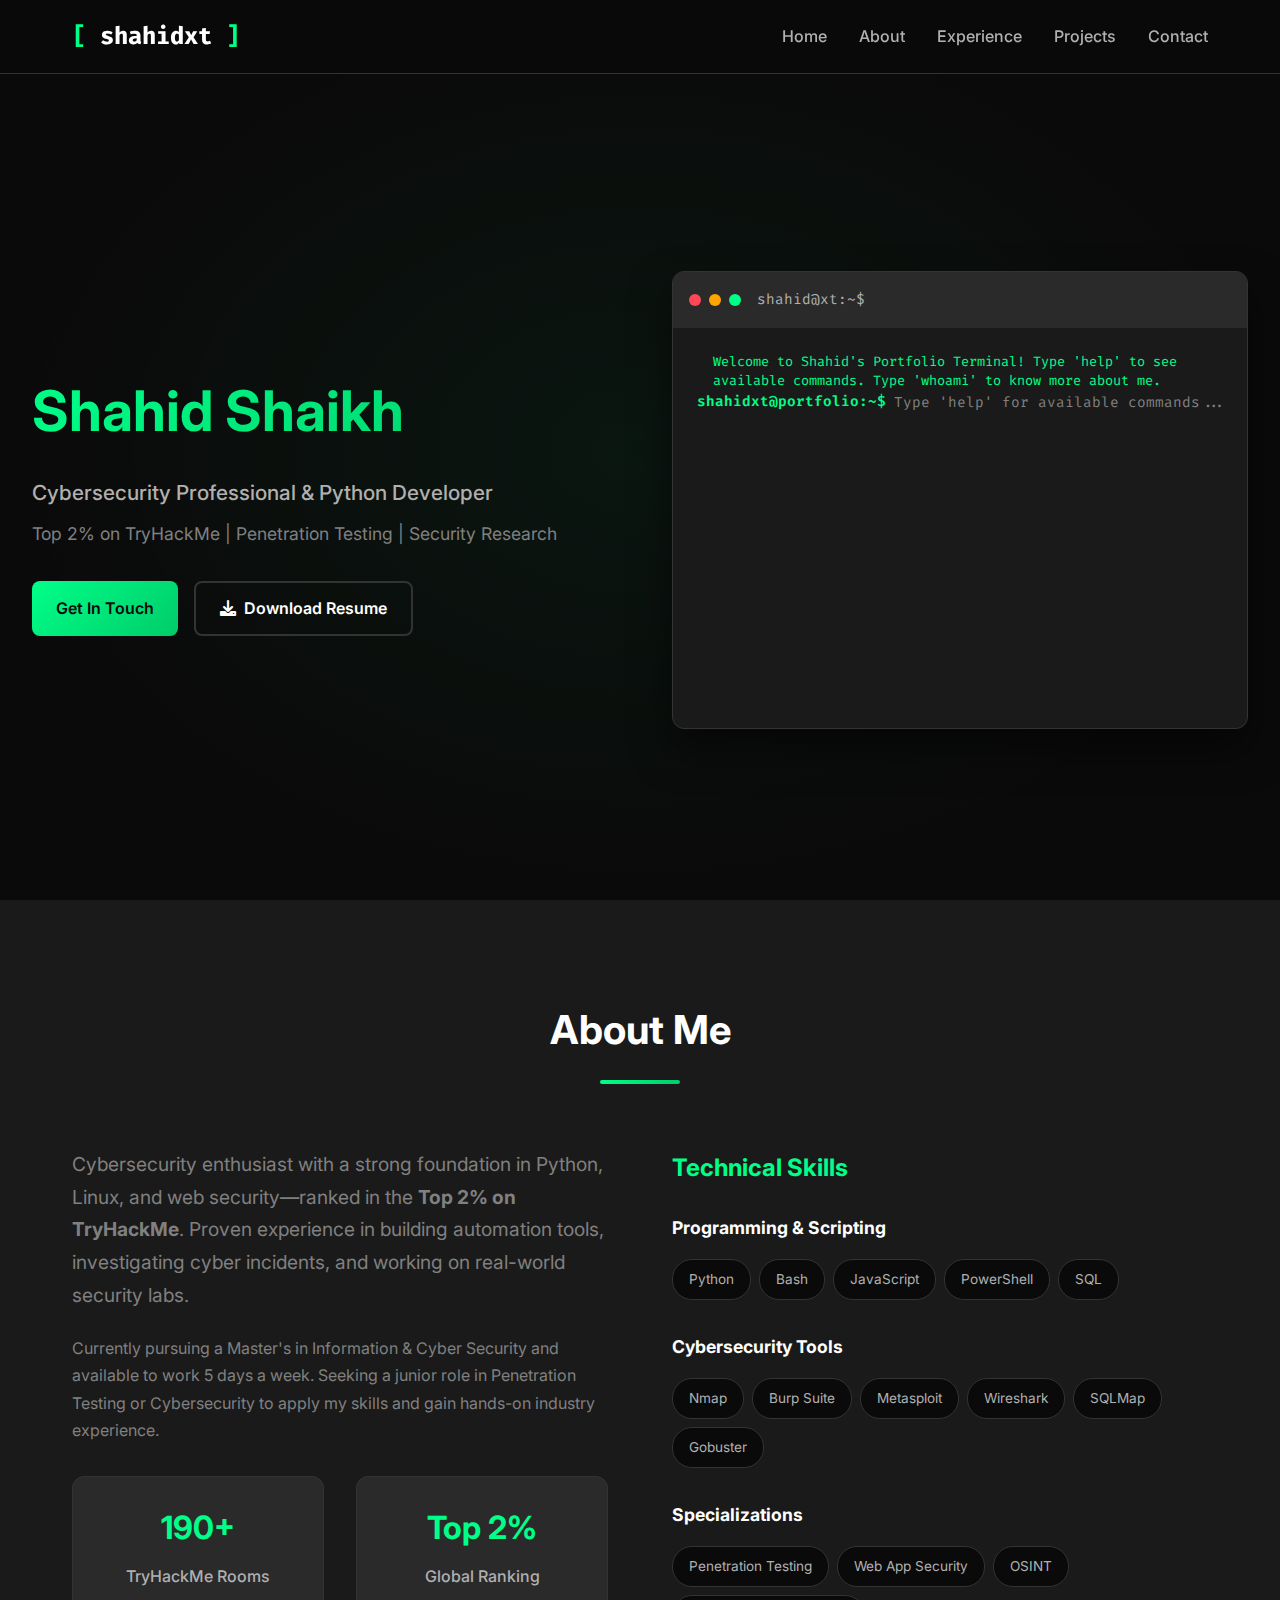
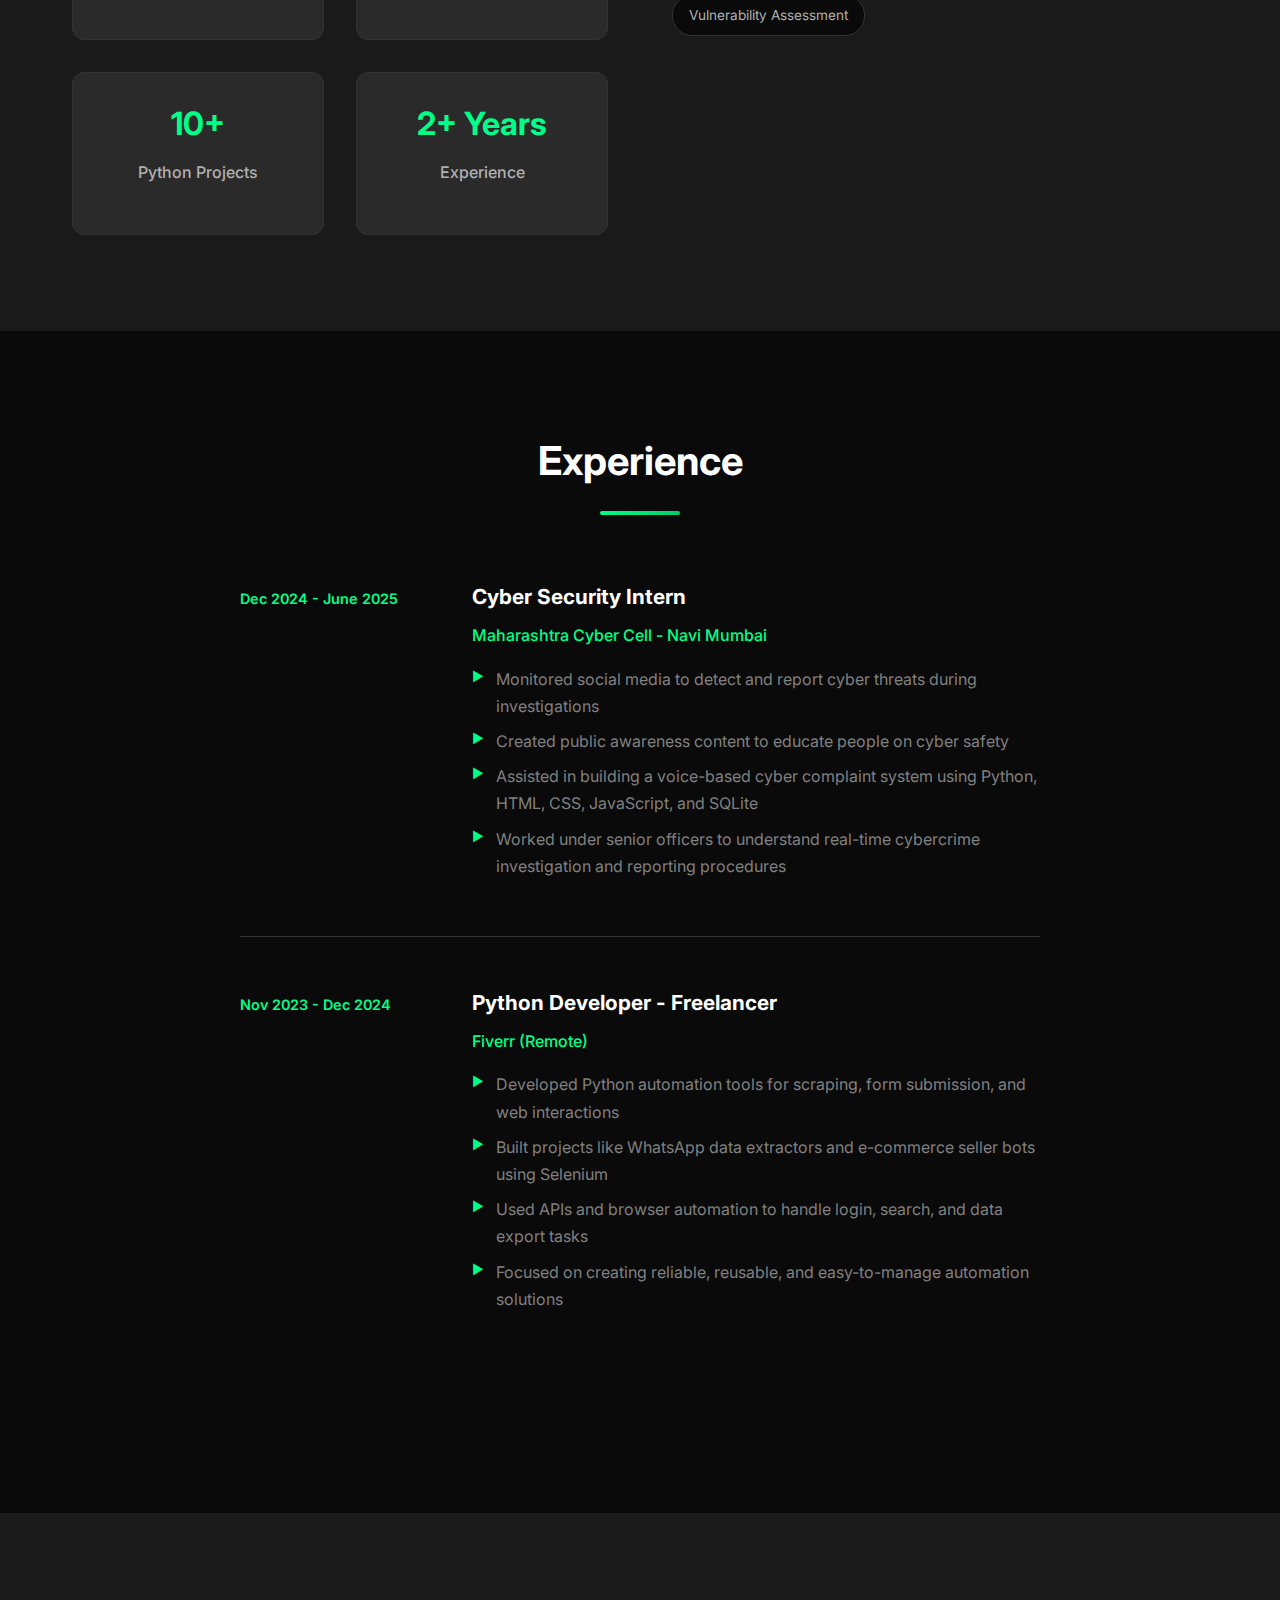
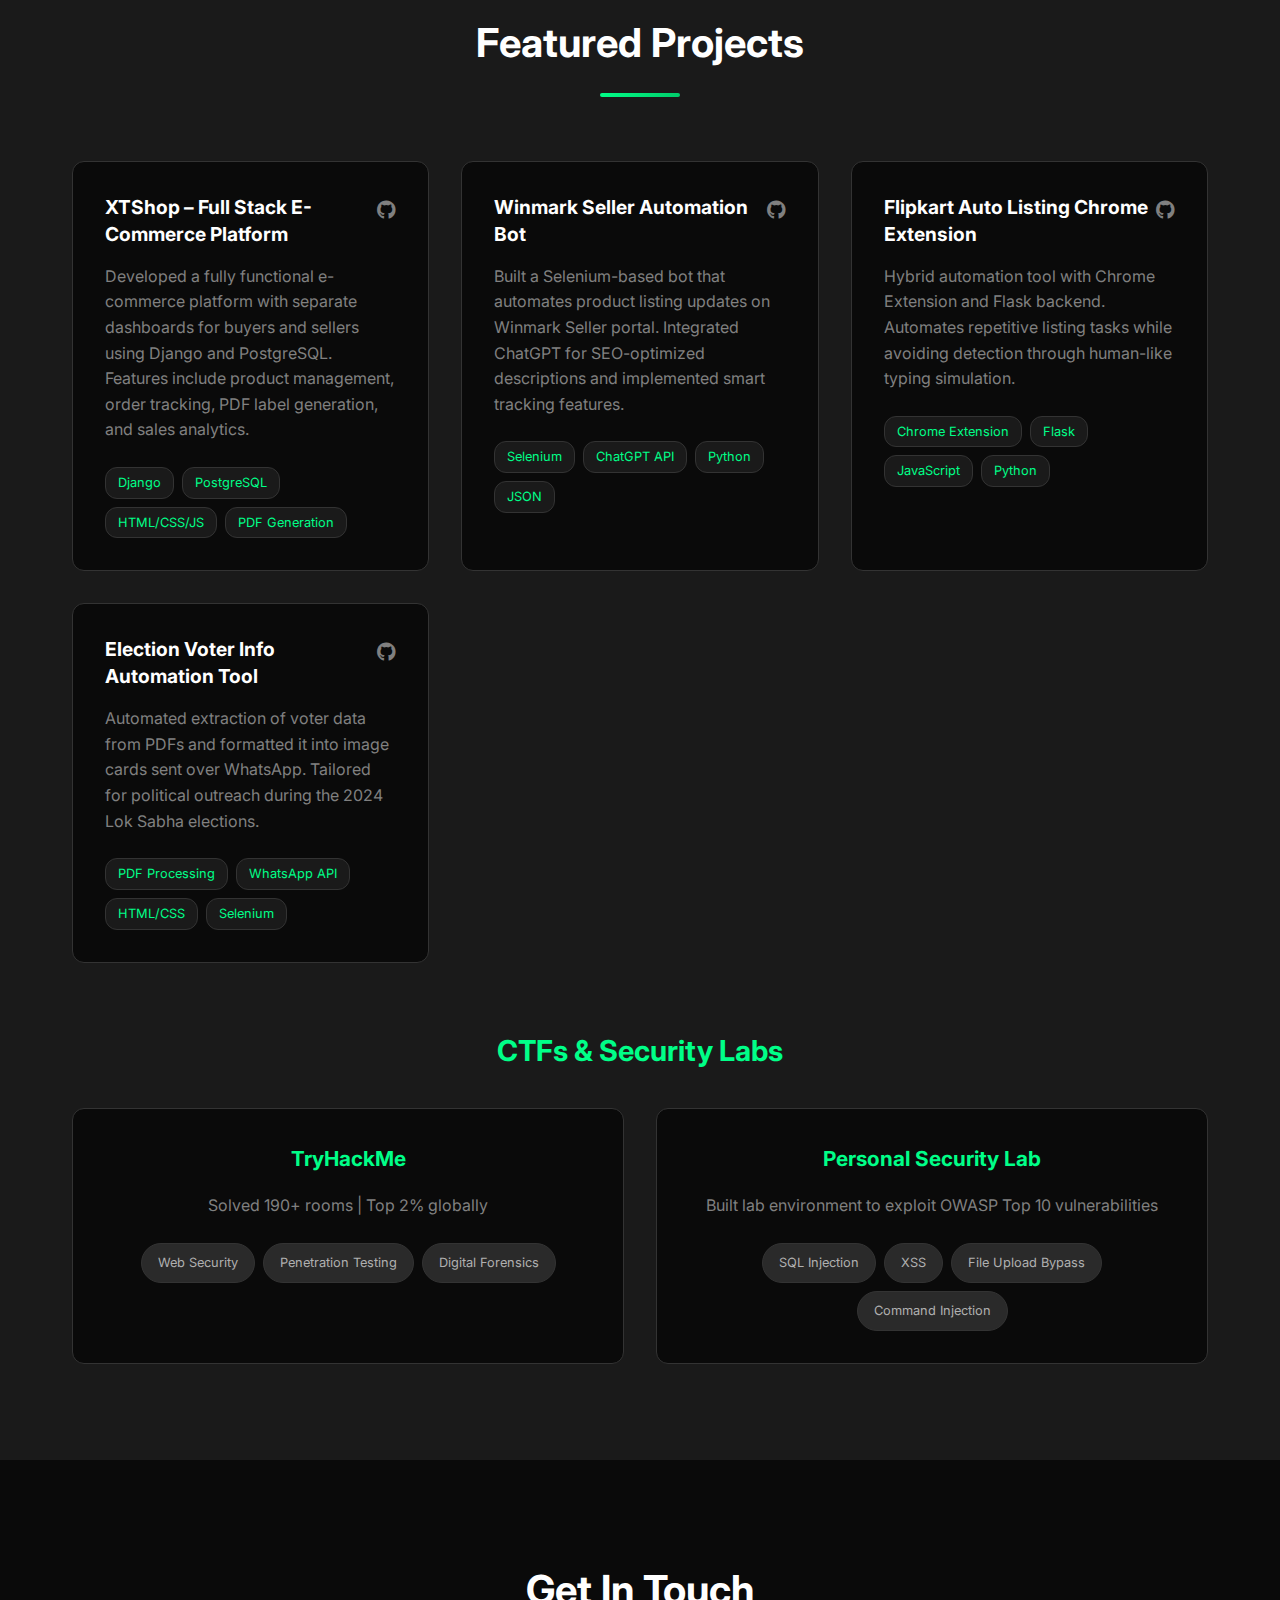
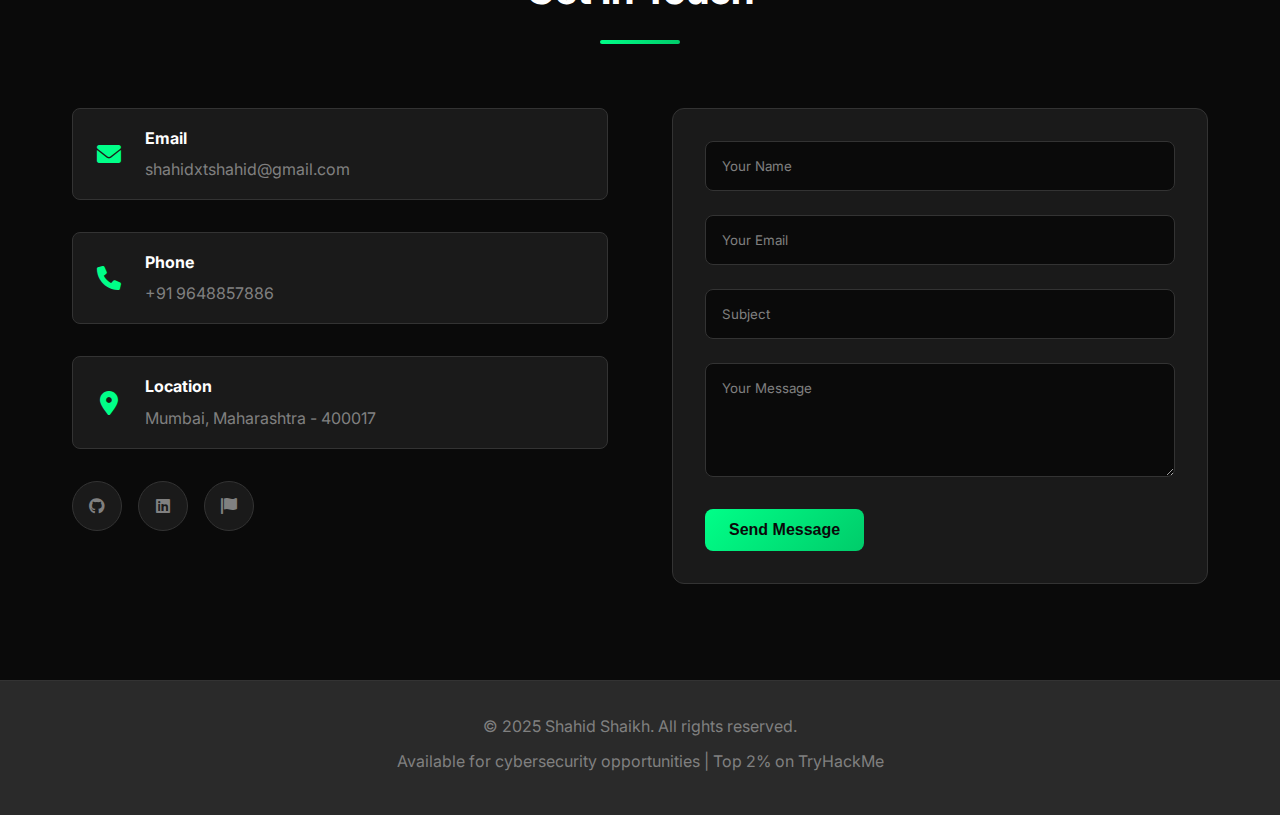
<file: index.html>
<!DOCTYPE html>
<html lang="en">

<head>
    <meta charset="UTF-8">
    <meta name="viewport" content="width=device-width, initial-scale=1.0">
    <title>Shahid Shaikh - Cybersecurity Professional</title>
    <link rel="stylesheet" href="styles.css">
    <link
        href="https://fonts.googleapis.com/css2?family=Fira+Code:wght@300;400;500;700&family=Inter:wght@400;500;600;700&display=swap"
        rel="stylesheet">
    <link rel="stylesheet" href="https://cdnjs.cloudflare.com/ajax/libs/font-awesome/6.0.0/css/all.min.css">
</head>

<body>
    <!-- Navigation -->
    <nav class="navbar">
        <div class="nav-container">
            <div class="nav-logo">
                <span class="logo-bracket">[</span>
                <span class="logo-name">shahidxt</span>
                <span class="logo-bracket">]</span>
            </div>
            <div class="nav-menu">
                <a href="#home" class="nav-link">Home</a>
                <a href="#about" class="nav-link">About</a>
                <a href="#experience" class="nav-link">Experience</a>
                <a href="#projects" class="nav-link">Projects</a>
                <a href="#contact" class="nav-link">Contact</a>
            </div>
            <div class="nav-toggle">
                <span></span>
                <span></span>
                <span></span>
            </div>
        </div>
    </nav>

    <!-- Hero Section with Terminal -->
    <section id="home" class="hero">
        <div class="hero-container">
            <div class="hero-content">
                <div class="hero-text">
                    <h1>Shahid Shaikh</h1>
                    <p class="hero-subtitle">Cybersecurity Professional & Python Developer</p>
                    <p class="hero-description">Top 2% on TryHackMe | Penetration Testing | Security Research</p>
                    <div class="hero-buttons">
                        <a href="#contact" class="btn btn-primary">Get In Touch</a>
                        <a href="/Shahid-Shaikh-Resume.pdf" download class="btn btn-secondary">
                            <i class="fas fa-download"></i> Download Resume
                        </a>
                    </div>
                </div>

                <!-- Interactive Terminal -->
                <div class="terminal-container">
                    <div class="terminal-header">
                        <div class="terminal-buttons">
                            <span class="btn-circle red"></span>
                            <span class="btn-circle yellow"></span>
                            <span class="btn-circle green"></span>
                        </div>
                        <div class="terminal-title">shahid@xt:~$</div>
                    </div>
                    <div class="terminal-body">

                        <div class="terminal-output" id="terminal-output">
                            <div class="output" style="color: rgb(0, 255, 136);">
                                Welcome to Shahid's Portfolio Terminal!
                                Type 'help' to see available commands.
                                Type 'whoami' to know more about me.

                            </div>
                            <!-- <div class="command-line">
                                <span class="prompt">shahidxt@portfolio:~$</span>
                                <span class="command">whoami</span>
                            </div> -->
                            <!-- <div class="output">Shahid Shaikh - Cybersecurity Professional</div>
                            <div class="output">Location: Mumbai, Maharashtra</div>
                            <div class="output">Email: shahidxtshahid@gmail.com</div>
                            <div class="output">Top 2% on TryHackMe | 190+ Rooms Solved</div> -->
                            <!-- <br>
                            <div class="command-line">
                                <span class="prompt">shahidxt@portfolio:~$</span>
                                <span class="command">ls -la</span>
                            </div>
                            <div class="output">total 7</div>
                            <div class="output">drwxr-xr-x 7 shahidxt staff 224 Jul 27 23:00 .</div>
                            <div class="output">drwxr-xr-x 3 shahidxt staff 96 Jul 27 22:30 ..</div>
                            <div class="output">-rw-r--r-- 1 shahidxt staff 2.1K Jul 27 23:00 about.md</div>
                            <div class="output">drwxr-xr-x 5 shahidxt staff 160 Jul 27 22:45 experience/</div>
                            <div class="output">drwxr-xr-x 8 shahidxt staff 256 Jul 27 22:50 projects/</div>
                            <div class="output">-rw-r--r-- 1 shahidxt staff 1.5K Jul 27 23:00 resume.pdf</div>
                            <div class="output">drwxr-xr-x 4 shahidxt staff 128 Jul 27 22:40 skills/</div> -->
                        </div>
                        <div class="command-input">
                            <span class="prompt">shahidxt@portfolio:~$</span>
                            <input type="text" id="terminal-input" placeholder="Type 'help' for available commands..."
                                autocomplete="off">
                        </div>
                    </div>

                </div>
            </div>
        </div>
    </section>

    <!-- About Section -->
    <section id="about" class="about">
        <div class="container">
            <div class="section-header">
                <h2>About Me</h2>
                <div class="section-line"></div>
            </div>
            <div class="about-content">
                <div class="about-text">
                    <p class="about-intro">
                        Cybersecurity enthusiast with a strong foundation in Python, Linux, and web security—ranked in
                        the <strong>Top 2% on TryHackMe</strong>.
                        Proven experience in building automation tools, investigating cyber incidents, and working on
                        real-world security labs.
                    </p>
                    <p>
                        Currently pursuing a Master's in Information & Cyber Security and available to work 5 days a
                        week.
                        Seeking a junior role in Penetration Testing or Cybersecurity to apply my skills and gain
                        hands-on industry experience.
                    </p>

                    <div class="stats-grid">
                        <div class="stat-item">
                            <h3>190+</h3>
                            <p>TryHackMe Rooms</p>
                        </div>
                        <div class="stat-item">
                            <h3>Top 2%</h3>
                            <p>Global Ranking</p>
                        </div>
                        <div class="stat-item">
                            <h3>10+</h3>
                            <p>Python Projects</p>
                        </div>
                        <div class="stat-item">
                            <h3>2+ Years</h3>
                            <p>Experience</p>
                        </div>
                    </div>
                </div>

                <div class="skills-section">
                    <h3>Technical Skills</h3>
                    <div class="skills-categories">
                        <div class="skill-category">
                            <h4>Programming & Scripting</h4>
                            <div class="skill-tags">
                                <span class="skill-tag">Python</span>
                                <span class="skill-tag">Bash</span>
                                <span class="skill-tag">JavaScript</span>
                                <span class="skill-tag">PowerShell</span>
                                <span class="skill-tag">SQL</span>
                            </div>
                        </div>

                        <div class="skill-category">
                            <h4>Cybersecurity Tools</h4>
                            <div class="skill-tags">
                                <span class="skill-tag">Nmap</span>
                                <span class="skill-tag">Burp Suite</span>
                                <span class="skill-tag">Metasploit</span>
                                <span class="skill-tag">Wireshark</span>
                                <span class="skill-tag">SQLMap</span>
                                <span class="skill-tag">Gobuster</span>
                            </div>
                        </div>

                        <div class="skill-category">
                            <h4>Specializations</h4>
                            <div class="skill-tags">
                                <span class="skill-tag">Penetration Testing</span>
                                <span class="skill-tag">Web App Security</span>
                                <span class="skill-tag">OSINT</span>
                                <span class="skill-tag">Vulnerability Assessment</span>
                            </div>
                        </div>
                    </div>
                </div>
            </div>
        </div>
    </section>

    <!-- Experience Section -->
    <section id="experience" class="experience">
        <div class="container">
            <div class="section-header">
                <h2>Experience</h2>
                <div class="section-line"></div>
            </div>

            <div class="experience-timeline">
                <div class="timeline-item">
                    <div class="timeline-date">Dec 2024 - June 2025</div>
                    <div class="timeline-content">
                        <h3>Cyber Security Intern</h3>
                        <h4>Maharashtra Cyber Cell - Navi Mumbai</h4>
                        <ul>
                            <li>Monitored social media to detect and report cyber threats during investigations</li>
                            <li>Created public awareness content to educate people on cyber safety</li>
                            <li>Assisted in building a voice-based cyber complaint system using Python, HTML, CSS,
                                JavaScript, and SQLite</li>
                            <li>Worked under senior officers to understand real-time cybercrime investigation and
                                reporting procedures</li>
                        </ul>
                    </div>
                </div>

                <div class="timeline-item">
                    <div class="timeline-date">Nov 2023 - Dec 2024</div>
                    <div class="timeline-content">
                        <h3>Python Developer - Freelancer</h3>
                        <h4>Fiverr (Remote)</h4>
                        <ul>
                            <li>Developed Python automation tools for scraping, form submission, and web interactions
                            </li>
                            <li>Built projects like WhatsApp data extractors and e-commerce seller bots using Selenium
                            </li>
                            <li>Used APIs and browser automation to handle login, search, and data export tasks</li>
                            <li>Focused on creating reliable, reusable, and easy-to-manage automation solutions</li>
                        </ul>
                    </div>
                </div>
            </div>
        </div>
    </section>

    <!-- Projects Section -->
    <section id="projects" class="projects">
        <div class="container">
            <div class="section-header">
                <h2>Featured Projects</h2>
                <div class="section-line"></div>
            </div>

            <div class="projects-grid">
                <div class="project-card">
                    <div class="project-header">
                        <h3>XTShop – Full Stack E-Commerce Platform</h3>
                        <div class="project-links">
                            <a href="https://github.com/SHAHID-XT/xtshop-Ecommece-website" target="_blank"
                                class="project-link">
                                <i class="fab fa-github"></i>
                            </a>
                        </div>
                    </div>
                    <p class="project-description">
                        Developed a fully functional e-commerce platform with separate dashboards for buyers and sellers
                        using Django and PostgreSQL.
                        Features include product management, order tracking, PDF label generation, and sales analytics.
                    </p>
                    <div class="project-tech">
                        <span class="tech-tag">Django</span>
                        <span class="tech-tag">PostgreSQL</span>
                        <span class="tech-tag">HTML/CSS/JS</span>
                        <span class="tech-tag">PDF Generation</span>
                    </div>
                </div>

                <div class="project-card">
                    <div class="project-header">
                        <h3>Winmark Seller Automation Bot</h3>
                        <div class="project-links">
                            <a href="https://github.com/SHAHID-XT/Winmark-seller-bot" target="_blank"
                                class="project-link">
                                <i class="fab fa-github"></i>
                            </a>
                        </div>
                    </div>
                    <p class="project-description">
                        Built a Selenium-based bot that automates product listing updates on Winmark Seller portal.
                        Integrated ChatGPT for SEO-optimized descriptions and implemented smart tracking features.
                    </p>
                    <div class="project-tech">
                        <span class="tech-tag">Selenium</span>
                        <span class="tech-tag">ChatGPT API</span>
                        <span class="tech-tag">Python</span>
                        <span class="tech-tag">JSON</span>
                    </div>
                </div>

                <div class="project-card">
                    <div class="project-header">
                        <h3>Flipkart Auto Listing Chrome Extension</h3>
                        <div class="project-links">
                            <a href="https://github.com/SHAHID-XT/Flipkart-Seller-Listing-Helper" target="_blank"
                                class="project-link">
                                <i class="fab fa-github"></i>
                            </a>
                        </div>
                    </div>
                    <p class="project-description">
                        Hybrid automation tool with Chrome Extension and Flask backend. Automates repetitive listing
                        tasks
                        while avoiding detection through human-like typing simulation.
                    </p>
                    <div class="project-tech">
                        <span class="tech-tag">Chrome Extension</span>
                        <span class="tech-tag">Flask</span>
                        <span class="tech-tag">JavaScript</span>
                        <span class="tech-tag">Python</span>
                    </div>
                </div>

                <div class="project-card">
                    <div class="project-header">
                        <h3>Election Voter Info Automation Tool</h3>
                        <div class="project-links">
                            <a href="https://github.com/SHAHID-XT/election-voter-tool" target="_blank"
                                class="project-link">
                                <i class="fab fa-github"></i>
                            </a>
                        </div>
                    </div>
                    <p class="project-description">
                        Automated extraction of voter data from PDFs and formatted it into image cards sent over
                        WhatsApp.
                        Tailored for political outreach during the 2024 Lok Sabha elections.
                    </p>
                    <div class="project-tech">
                        <span class="tech-tag">PDF Processing</span>
                        <span class="tech-tag">WhatsApp API</span>
                        <span class="tech-tag">HTML/CSS</span>
                        <span class="tech-tag">Selenium</span>
                    </div>
                </div>
            </div>

            <div class="ctf-section">
                <h3>CTFs & Security Labs</h3>
                <div class="ctf-achievements">
                    <div class="achievement-item">
                        <h4>TryHackMe</h4>
                        <p>Solved 190+ rooms | Top 2% globally</p>
                        <div class="achievement-badges">
                            <span class="badge">Web Security</span>
                            <span class="badge">Penetration Testing</span>
                            <span class="badge">Digital Forensics</span>
                        </div>
                    </div>
                    <div class="achievement-item">
                        <h4>Personal Security Lab</h4>
                        <p>Built lab environment to exploit OWASP Top 10 vulnerabilities</p>
                        <div class="achievement-badges">
                            <span class="badge">SQL Injection</span>
                            <span class="badge">XSS</span>
                            <span class="badge">File Upload Bypass</span>
                            <span class="badge">Command Injection</span>
                        </div>
                    </div>
                </div>
            </div>
        </div>
    </section>

    <!-- Contact Section -->
    <section id="contact" class="contact">
        <div class="container">
            <div class="section-header">
                <h2>Get In Touch</h2>
                <div class="section-line"></div>
            </div>

            <div class="contact-content">
                <div class="contact-info">
                    <div class="contact-item">
                        <i class="fas fa-envelope"></i>
                        <div class="contact-details">
                            <h4>Email</h4>
                            <p>shahidxtshahid@gmail.com</p>
                        </div>
                    </div>

                    <div class="contact-item">
                        <i class="fas fa-phone"></i>
                        <div class="contact-details">
                            <h4>Phone</h4>
                            <p>+91 9648857886</p>
                        </div>
                    </div>

                    <div class="contact-item">
                        <i class="fas fa-map-marker-alt"></i>
                        <div class="contact-details">
                            <h4>Location</h4>
                            <p>Mumbai, Maharashtra - 400017</p>
                        </div>
                    </div>

                    <div class="social-links">
                        <a href="https://github.com/shahidxt" target="_blank" class="social-link">
                            <i class="fab fa-github"></i>
                        </a>
                        <a href="https://linkedin.com/in/shahidxt" target="_blank" class="social-link">
                            <i class="fab fa-linkedin"></i>
                        </a>
                        <a href="https://tryhackme.com/p/shahidxt" target="_blank" class="social-link">
                            <i class="fas fa-flag"></i>
                        </a>
                    </div>
                </div>

                <div class="contact-form">
                    <form id="contact-form">
                        <div class="form-group">
                            <input type="text" id="name" name="name" placeholder="Your Name" required>
                        </div>
                        <div class="form-group">
                            <input type="email" id="email" name="email" placeholder="Your Email" required>
                        </div>
                        <div class="form-group">
                            <input type="text" id="subject" name="subject" placeholder="Subject" required>
                        </div>
                        <div class="form-group">
                            <textarea id="message" name="message" placeholder="Your Message" rows="5"
                                required></textarea>
                        </div>
                        <button type="submit" class="btn btn-primary">Send Message</button>
                    </form>
                </div>
            </div>
        </div>
    </section>

    <!-- Footer -->
    <footer class="footer">
        <div class="container">
            <p>&copy; 2025 Shahid Shaikh. All rights reserved.</p>
            <p>Available for cybersecurity opportunities | Top 2% on TryHackMe</p>
        </div>
    </footer>

    <script src="script.js"></script>
</body>

</html>
</file>
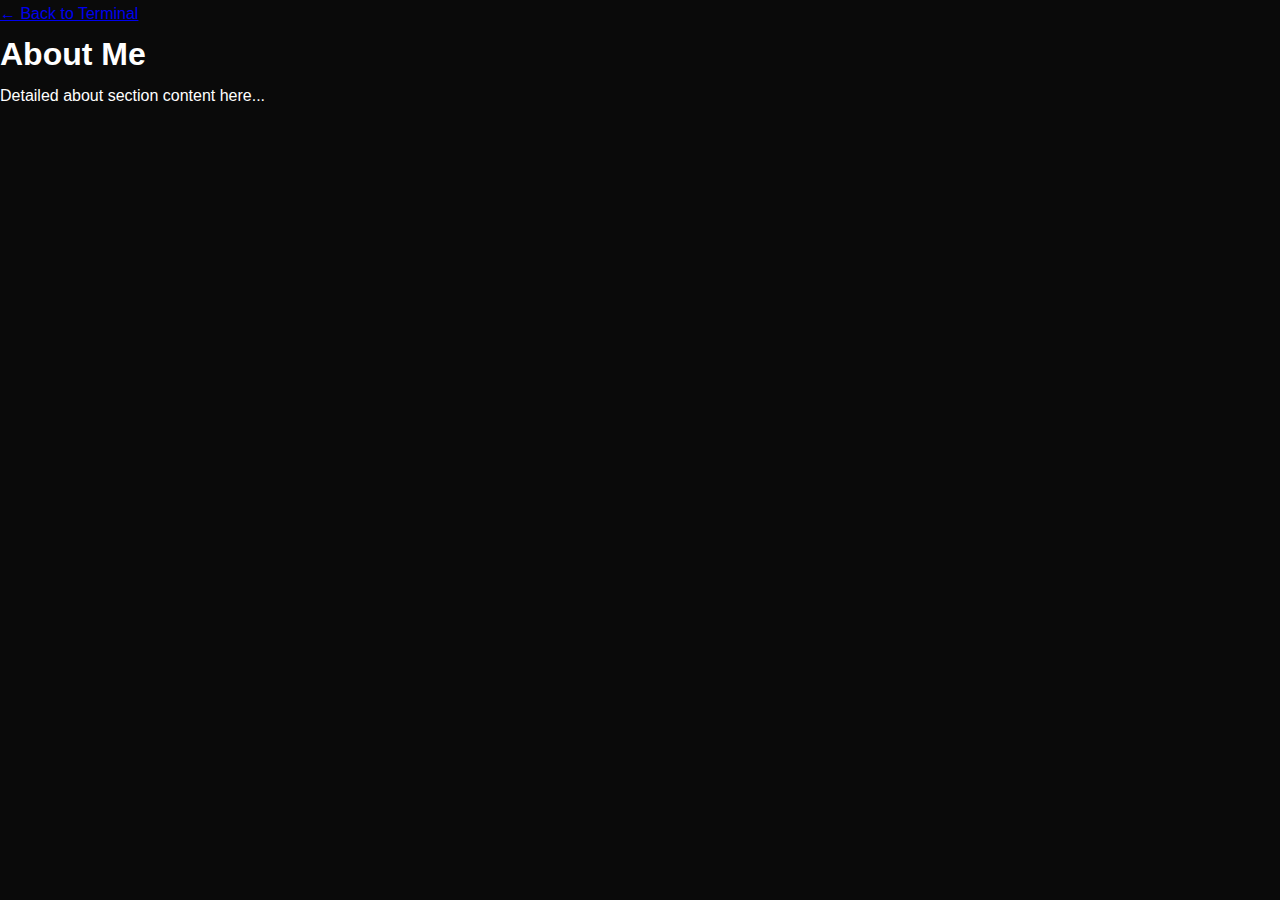
<file: about.html>
<!DOCTYPE html>
<html lang="en">
<head>
    <meta charset="UTF-8">
    <meta name="viewport" content="width=device-width, initial-scale=1.0">
    <title>About - Your Portfolio</title>
    <link rel="stylesheet" href="styles.css">
    <link href="https://fonts.googleapis.com/css2?family=Fira+Code:wght@300;400;500;700&display=swap" rel="stylesheet">
</head>
<body>
    <div class="page-container">
        <nav class="back-nav">
            <a href="index.html">← Back to Terminal</a>
        </nav>
        
        <main class="page-content">
            <h1>About Me</h1>
            <div class="content-grid">
                <div class="text-content">
                    <p>Detailed about section content here...</p>
                </div>
                <div class="image-content">
                    <!-- Add your photo here -->
                </div>
            </div>
        </main>
    </div>
</body>
</html>
</file>
<file: styles.css>
:root {
    --bg-primary: #0a0a0a;
    --bg-secondary: #1a1a1a;
    --bg-tertiary: #2a2a2a;
    --text-primary: #ffffff;
    --text-secondary: #b0b0b0;
    --text-muted: #808080;
    --accent-green: #00ff88;
    --accent-red: #ff4757;
    --accent-yellow: #ffa502;
    --accent-blue: #3742fa;
    --border-color: #333333;
    --shadow-dark: rgba(0, 0, 0, 0.5);
    --gradient-primary: linear-gradient(135deg, #00ff88 0%, #00cc6a 100%);
    --gradient-dark: linear-gradient(135deg, #1a1a1a 0%, #2a2a2a 100%);
}

* {
    margin: 0;
    padding: 0;
    box-sizing: border-box;
}

body {
    font-family: 'Inter', sans-serif;
    background: var(--bg-primary);
    color: var(--text-primary);
    line-height: 1.7;
    overflow-x: hidden;
}

.container {
    max-width: 1200px;
    margin: 0 auto;
    padding: 0 2rem;
}

/* Navigation */
.navbar {
    position: fixed;
    top: 0;
    width: 100%;
    background: rgba(10, 10, 10, 0.95);
    backdrop-filter: blur(10px);
    z-index: 1000;
    padding: 1rem 0;
    border-bottom: 1px solid var(--border-color);
}

.nav-container {
    max-width: 1200px;
    margin: 0 auto;
    padding: 0 2rem;
    display: flex;
    justify-content: space-between;
    align-items: center;
}

.nav-logo {
    font-family: 'Fira Code', monospace;
    font-size: 1.5rem;
    font-weight: 700;
}

.logo-bracket {
    color: var(--accent-green);
}

.logo-name {
    color: var(--text-primary);
}

.nav-menu {
    display: flex;
    gap: 2rem;
}

.nav-link {
    color: var(--text-secondary);
    text-decoration: none;
    font-weight: 500;
    transition: color 0.3s ease;
    position: relative;
}

.nav-link:hover {
    color: var(--accent-green);
}

.nav-link::after {
    content: '';
    position: absolute;
    bottom: -5px;
    left: 0;
    width: 0;
    height: 2px;
    background: var(--accent-green);
    transition: width 0.3s ease;
}

.nav-link:hover::after {
    width: 100%;
}

.nav-toggle {
    display: none;
    flex-direction: column;
    cursor: pointer;
}

.nav-toggle span {
    width: 25px;
    height: 3px;
    background: var(--text-primary);
    margin: 3px 0;
    transition: 0.3s;
}

/* Hero Section */
.hero {
    min-height: 100vh;
    display: flex;
    align-items: center;
    padding-top: 100px;
    background: radial-gradient(ellipse at center, rgba(0, 255, 136, 0.05) 0%, transparent 70%);
}

.hero-container {
    max-width: 1400px;
    margin: 0 auto;
    padding: 0 2rem;
}

.hero-content {
    display: grid;
    grid-template-columns: 1fr 1fr;
    gap: 4rem;
    align-items: center;
}

.hero-text h1 {
    font-size: 3.5rem;
    font-weight: 700;
    margin-bottom: 1rem;
    background: var(--gradient-primary);
    -webkit-background-clip: text;
    -webkit-text-fill-color: transparent;
    background-clip: text;
}

.hero-subtitle {
    font-size: 1.3rem;
    color: var(--text-secondary);
    margin-bottom: 0.5rem;
    font-weight: 500;
}

.hero-description {
    font-size: 1.1rem;
    color: var(--text-muted);
    margin-bottom: 2rem;
}

.hero-buttons {
    display: flex;
    gap: 1rem;
    flex-wrap: wrap;
}

.btn {
    padding: 0.75rem 1.5rem;
    border: none;
    border-radius: 8px;
    text-decoration: none;
    font-weight: 600;
    display: inline-flex;
    align-items: center;
    gap: 0.5rem;
    transition: all 0.3s ease;
    cursor: pointer;
    font-size: 1rem;
}

.btn-primary {
    background: var(--gradient-primary);
    color: var(--bg-primary);
}

.btn-primary:hover {
    transform: translateY(-2px);
    box-shadow: 0 10px 25px rgba(0, 255, 136, 0.3);
}

.btn-secondary {
    background: transparent;
    color: var(--text-primary);
    border: 2px solid var(--border-color);
}

.btn-secondary:hover {
    border-color: var(--accent-green);
    color: var(--accent-green);
}

/* Terminal */
.terminal-container {
    background: var(--bg-secondary);
    border-radius: 12px;
    border: 1px solid var(--border-color);
    overflow: hidden;
    box-shadow: 0 20px 40px var(--shadow-dark);
    font-family: 'Fira Code', monospace;
    width: 100%;
    height: 100%;
}

.terminal-header {
    background: var(--bg-tertiary);
    padding: 1rem;
    display: flex;
    align-items: center;
    gap: 1rem;
}

.terminal-buttons {
    display: flex;
    gap: 8px;
}

.btn-circle {
    width: 12px;
    height: 12px;
    border-radius: 50%;
}

.btn-circle.red {
    background: var(--accent-red);
}

.btn-circle.yellow {
    background: var(--accent-yellow);
}

.btn-circle.green {
    background: var(--accent-green);
}

.terminal-title {
    color: var(--text-secondary);
    font-size: 0.9rem;
}

.terminal-body {
    padding: 1.5rem;
    min-height: 400px;
    max-height: 500px;
    overflow-y: auto;
}

.command-line,
.command-input {
    display: flex;
    gap: 0.5rem;
    margin-bottom: 0.5rem;
    font-size: 0.9rem;
}

.prompt {
    color: var(--accent-green);
    font-weight: 600;
}

.command {
    color: var(--accent-blue);
    font-weight: 500;
}

.output {
    color: var(--text-secondary);
    margin-left: 1rem;
    font-size: 0.85rem;
    line-height: 1.4;
}

#terminal-input {
    flex: 1;
    background: transparent;
    border: none;
    color: var(--text-primary);
    font-family: 'Fira Code', monospace;
    font-size: 0.9rem;
    outline: none;
}

#terminal-input::placeholder {
    color: var(--text-muted);
}

/* Sections */
.section-header {
    text-align: center;
    margin-bottom: 4rem;
}

.section-header h2 {
    font-size: 2.5rem;
    font-weight: 700;
    margin-bottom: 1rem;
    color: var(--text-primary);
}

.section-line {
    width: 80px;
    height: 4px;
    background: var(--gradient-primary);
    margin: 0 auto;
    border-radius: 2px;
}

/* About Section */
.about {
    padding: 6rem 0;
    background: var(--bg-secondary);
}

.about-content {
    display: grid;
    grid-template-columns: 1fr 1fr;
    gap: 4rem;
    align-items: start;
}

.about-intro {
    font-size: 1.2rem;
    margin-bottom: 1.5rem;
    color: var(--text-secondary);
}

.about-text p {
    margin-bottom: 1.5rem;
    color: var(--text-muted);
}

.stats-grid {
    display: grid;
    grid-template-columns: repeat(2, 1fr);
    gap: 2rem;
    margin-top: 2rem;
}

.stat-item {
    text-align: center;
    padding: 1.5rem;
    background: var(--bg-tertiary);
    border-radius: 12px;
    border: 1px solid var(--border-color);
}

.stat-item h3 {
    font-size: 2rem;
    color: var(--accent-green);
    margin-bottom: 0.5rem;
}

.stat-item p {
    color: var(--text-secondary);
    font-weight: 500;
}

.skills-section h3 {
    font-size: 1.5rem;
    margin-bottom: 1.5rem;
    color: var(--accent-green);
}

.skills-categories {
    display: flex;
    flex-direction: column;
    gap: 2rem;
}

.skill-category h4 {
    color: var(--text-primary);
    margin-bottom: 1rem;
    font-size: 1.1rem;
}

.skill-tags {
    display: flex;
    flex-wrap: wrap;
    gap: 0.5rem;
}

.skill-tag {
    background: var(--bg-primary);
    color: var(--text-secondary);
    padding: 0.5rem 1rem;
    border-radius: 20px;
    font-size: 0.85rem;
    border: 1px solid var(--border-color);
    transition: all 0.3s ease;
}

.skill-tag:hover {
    background: var(--accent-green);
    color: var(--bg-primary);
    transform: translateY(-2px);
}

/* Experience Section */
.experience {
    padding: 6rem 0;
}

.experience-timeline {
    max-width: 800px;
    margin: 0 auto;
}

.timeline-item {
    display: grid;
    grid-template-columns: 200px 1fr;
    gap: 2rem;
    margin-bottom: 3rem;
    padding-bottom: 3rem;
    border-bottom: 1px solid var(--border-color);
}

.timeline-item:last-child {
    border-bottom: none;
}

.timeline-date {
    color: var(--accent-green);
    font-weight: 600;
    font-size: 0.9rem;
    padding-top: 0.5rem;
}

.timeline-content h3 {
    font-size: 1.3rem;
    color: var(--text-primary);
    margin-bottom: 0.5rem;
}

.timeline-content h4 {
    color: var(--accent-green);
    margin-bottom: 1rem;
    font-weight: 500;
}

.timeline-content ul {
    list-style: none;
    padding-left: 0;
}

.timeline-content li {
    color: var(--text-muted);
    margin-bottom: 0.5rem;
    position: relative;
    padding-left: 1.5rem;
}

.timeline-content li::before {
    content: '▶';
    color: var(--accent-green);
    position: absolute;
    left: 0;
    font-size: 0.8rem;
}

/* Projects Section */
.projects {
    padding: 6rem 0;
    background: var(--bg-secondary);
}

.projects-grid {
    display: grid;
    grid-template-columns: repeat(auto-fit, minmax(350px, 1fr));
    gap: 2rem;
    margin-bottom: 4rem;
}

.project-card {
    background: var(--bg-primary);
    border: 1px solid var(--border-color);
    border-radius: 12px;
    padding: 2rem;
    transition: all 0.3s ease;
}

.project-card:hover {
    transform: translateY(-5px);
    border-color: var(--accent-green);
    box-shadow: 0 15px 30px var(--shadow-dark);
}

.project-header {
    display: flex;
    justify-content: space-between;
    align-items: flex-start;
    margin-bottom: 1rem;
}

.project-header h3 {
    color: var(--text-primary);
    font-size: 1.2rem;
    line-height: 1.4;
}

.project-links {
    display: flex;
    gap: 0.5rem;
}

.project-link {
    color: var(--text-muted);
    font-size: 1.2rem;
    transition: color 0.3s ease;
}

.project-link:hover {
    color: var(--accent-green);
}

.project-description {
    color: var(--text-muted);
    margin-bottom: 1.5rem;
    line-height: 1.6;
}

.project-tech {
    display: flex;
    flex-wrap: wrap;
    gap: 0.5rem;
}

.tech-tag {
    background: var(--bg-secondary);
    color: var(--accent-green);
    padding: 0.25rem 0.75rem;
    border-radius: 12px;
    font-size: 0.8rem;
    border: 1px solid var(--border-color);
}

/* CTF Section */
.ctf-section {
    margin-top: 3rem;
}

.ctf-section h3 {
    font-size: 1.8rem;
    color: var(--accent-green);
    margin-bottom: 2rem;
    text-align: center;
}

.ctf-achievements {
    display: grid;
    grid-template-columns: repeat(auto-fit, minmax(300px, 1fr));
    gap: 2rem;
}

.achievement-item {
    background: var(--bg-primary);
    border: 1px solid var(--border-color);
    border-radius: 12px;
    padding: 2rem;
    text-align: center;
}

.achievement-item h4 {
    color: var(--accent-green);
    font-size: 1.3rem;
    margin-bottom: 1rem;
}

.achievement-item p {
    color: var(--text-muted);
    margin-bottom: 1.5rem;
}

.achievement-badges {
    display: flex;
    flex-wrap: wrap;
    gap: 0.5rem;
    justify-content: center;
}

.badge {
    background: var(--bg-tertiary);
    color: var(--text-secondary);
    padding: 0.5rem 1rem;
    border-radius: 20px;
    font-size: 0.8rem;
    border: 1px solid var(--border-color);
}

/* Contact Section */
.contact {
    padding: 6rem 0;
}

.contact-content {
    display: grid;
    grid-template-columns: 1fr 1fr;
    gap: 4rem;
}

.contact-item {
    display: flex;
    align-items: center;
    gap: 1rem;
    margin-bottom: 2rem;
    padding: 1rem;
    background: var(--bg-secondary);
    border-radius: 8px;
    border: 1px solid var(--border-color);
}

.contact-item i {
    color: var(--accent-green);
    font-size: 1.5rem;
    width: 40px;
    text-align: center;
}

.contact-details h4 {
    color: var(--text-primary);
    margin-bottom: 0.25rem;
}

.contact-details p {
    color: var(--text-muted);
}

.social-links {
    display: flex;
    gap: 1rem;
    margin-top: 1rem;
}

.social-link {
    display: flex;
    align-items: center;
    justify-content: center;
    width: 50px;
    height: 50px;
    background: var(--bg-secondary);
    border: 1px solid var(--border-color);
    border-radius: 50%;
    color: var(--text-muted);
    text-decoration: none;
    transition: all 0.3s ease;
}

.social-link:hover {
    background: var(--accent-green);
    color: var(--bg-primary);
    transform: translateY(-3px);
}

/* Contact Form */
.contact-form {
    background: var(--bg-secondary);
    padding: 2rem;
    border-radius: 12px;
    border: 1px solid var(--border-color);
}

.form-group {
    margin-bottom: 1.5rem;
}

.form-group input,
.form-group textarea {
    width: 100%;
    padding: 1rem;
    background: var(--bg-primary);
    border: 1px solid var(--border-color);
    border-radius: 8px;
    color: var(--text-primary);
    font-family: 'Inter', sans-serif;
    transition: border-color 0.3s ease;
}

.form-group input:focus,
.form-group textarea:focus {
    outline: none;
    border-color: var(--accent-green);
}

.form-group input::placeholder,
.form-group textarea::placeholder {
    color: var(--text-muted);
}

/* Footer */
.footer {
    background: var(--bg-tertiary);
    padding: 2rem 0;
    text-align: center;
    border-top: 1px solid var(--border-color);
}

.footer p {
    color: var(--text-muted);
    margin-bottom: 0.5rem;
}

/* Responsive Design */
@media (max-width: 768px) {
    .nav-menu {
        display: none;
    }

    .nav-toggle {
        display: flex;
    }

    .hero-content {
        grid-template-columns: 1fr;
        gap: 2rem;
        text-align: center;
    }

    .hero-text h1 {
        font-size: 2.5rem;
    }

    .about-content {
        grid-template-columns: 1fr;
        gap: 2rem;
    }

    .stats-grid {
        grid-template-columns: repeat(2, 1fr);
        gap: 1rem;
    }

    .timeline-item {
        grid-template-columns: 1fr;
        gap: 1rem;
    }

    .projects-grid {
        grid-template-columns: 1fr;
    }

    .contact-content {
        grid-template-columns: 1fr;
        gap: 2rem;
    }

    .container {
        padding: 0 1rem;
    }

    .section-header h2 {
        font-size: 2rem;
    }
}

/* Animations */
@keyframes fadeInUp {
    from {
        opacity: 0;
        transform: translateY(30px);
    }

    to {
        opacity: 1;
        transform: translateY(0);
    }
}

.fade-in-up {
    animation: fadeInUp 0.6s ease-out;
}

/* Scrollbar */
::-webkit-scrollbar {
    width: 8px;
}

::-webkit-scrollbar-track {
    background: var(--bg-secondary);
}

::-webkit-scrollbar-thumb {
    background: var(--accent-green);
    border-radius: 4px;
}

::-webkit-scrollbar-thumb:hover {
    background: #00cc6a;
}
</file>
